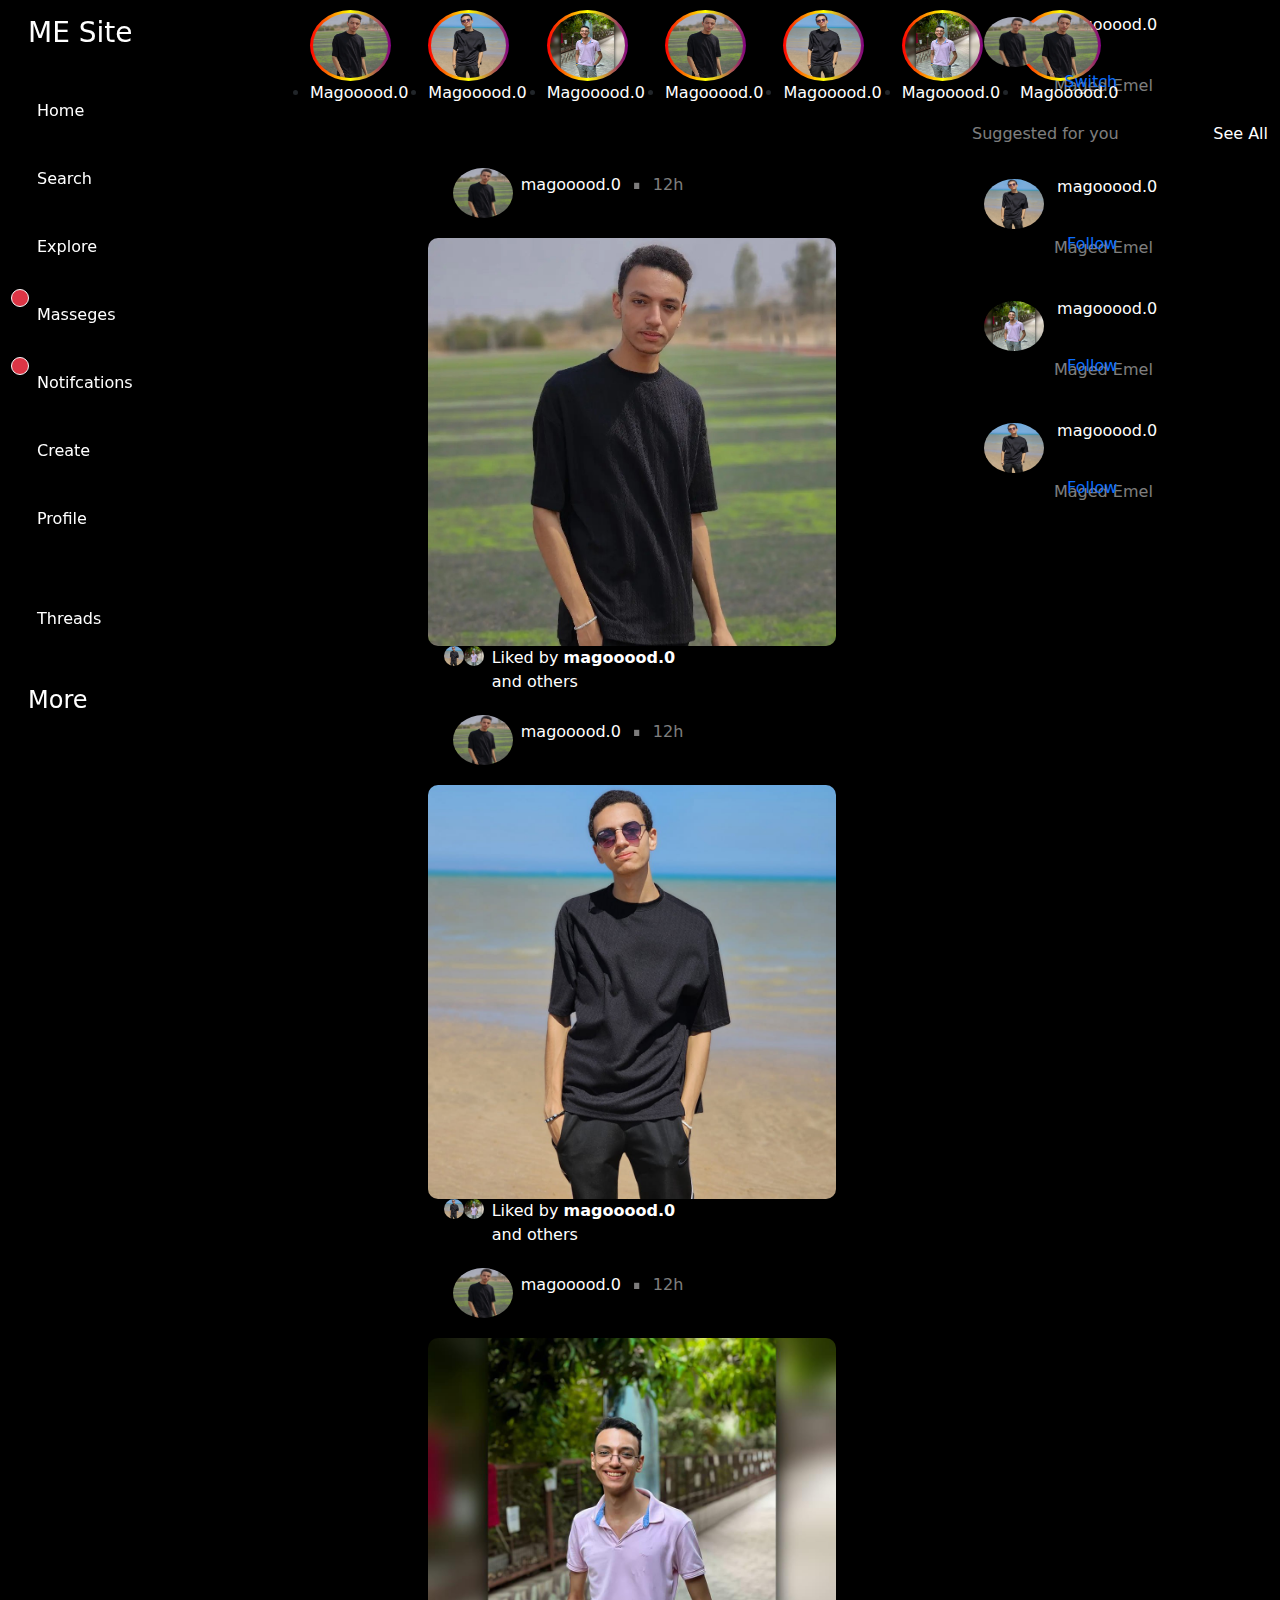
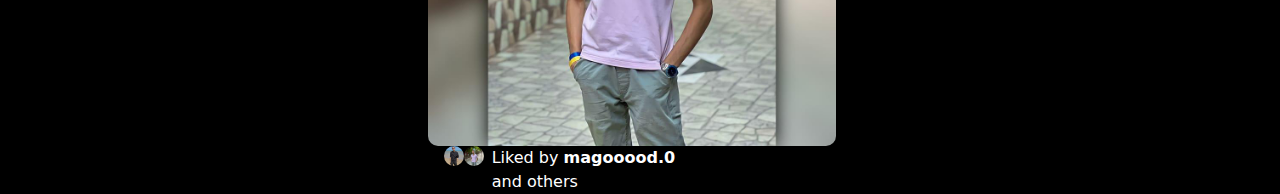
<file: index.html>
<!DOCTYPE html>
<html lang="en">
  <head>
    <meta charset="UTF-8" />
    <meta name="viewport" content="width=device-width, initial-scale=1.0" />
    <link rel="stylesheet" href="bootstrap.min.css" />
    <link
      rel="stylesheet"
      href="https://cdnjs.cloudflare.com/ajax/libs/font-awesome/6.7.1/css/all.min.css"
      integrity="sha512-5Hs3dF2AEPkpNAR7UiOHba+lRSJNeM2ECkwxUIxC1Q/FLycGTbNapWXB4tP889k5T5Ju8fs4b1P5z/iB4nMfSQ=="
      crossorigin="anonymous"
      referrerpolicy="no-referrer"
    />
    <link rel="stylesheet" href="style.css" />
    <link rel="icon" href="imges/icon.jpeg">
    <title>Instgram</title>
  </head>
  <body>
    <div class="container-fluid bg-black">
      <div class="row">
        <div class="col-2 position-fixed">
          <ul class="nav nav-tabs flex-column border-0">
            <li class="m-3">
              <h3 class="text-white">ME Site</h3>
            </li>
            <li class="nav-item m-2 m-2 mt-3 mb-3">
              <i class="fa-solid fa-house text-white fs-4"></i>
              <a
                class="nav-link text-white d-inline"
                aria-current="page"
                href="#"
                >Home</a
              >
            </li>
            <li class="nav-item m-2 mb-3 mt-3">
              <i class="fa-solid fa-magnifying-glass text-white fs-4"></i>
              <a class="nav-link text-white d-inline" href="#">Search</a>
            </li>
            <li class="nav-item m-2 mb-3 mt-3">
              <i class="fa-solid fa-video text-white fs-4"></i>
              <a class="nav-link text-white d-inline" href="#">Explore</a>
            </li>
            <li class="nav-item m-2 mb-3 mt-3">
              <i
                class="position-relative fa-brands fa-facebook-messenger m-0 fs-4 text-white"
              >
                <span
                  class="position-absolute top-0 start-100 translate-middle p-2 bg-danger border border-light rounded-circle"
                >
                  <span class="visually-hidden">New alerts</span>
                </span>
              </i>
              <a href="#" class="nav-link d-inline m-0 text-white">Masseges</a>
            </li>
            <li class="nav-item m-2 mb-3 mt-3">
              <i
                class="position-relative fa-regular fa-heart m-0 fs-4 text-white"
              >
                <span
                  class="position-absolute top-0 start-100 translate-middle p-2 bg-danger border border-light rounded-circle"
                >
                  <span class="visually-hidden">New alerts</span>
                </span>
              </i>
              <a href="#" class="nav-link d-inline m-0 text-white"
                >Notifcations</a
              >
            </li>
            <li class="nav-item m-2 mb-3 mt-3">
              <i class="fa-regular fa-square-plus text-white fs-4"></i>
              <a class="nav-link text-white d-inline" href="#">Create</a>
            </li>
            <li class="nav-item m-2 mb-3 mt-3">
              <i class="fa-regular fa-circle-user fs-4 text-white"></i>
              <a class="nav-link text-white d-inline" href="profile.html">Profile</a>
            </li>
            <li class="mb-5 mt-5 m-2 nav-item">
              <i
                class="fa-brands fa-threads text-white fs-4 position-relative"
              ></i>
              <a class="nav-link d-inline text-white">Threads</a>
            </li>
            <li class="nav-item">
                <div class="dropdown">
                    <i class="fa-solid fa-bars text-white fs-4 position-relative m-2"></i>
                    <a class="dropdown text-white fs-4" href="#" role="button" data-bs-toggle="dropdown" aria-expanded="false">
                      More
                    </a>
                  
                    <ul class="dropdown-menu bg-black">
                      <li><a class="dropdown-item text-white" href="#">Settings</a></li>
                      <li><a class="dropdown-item text-white" href="#">Your Activity</a></li>
                      <li><a class="dropdown-item text-white" href="#">Saved</a></li>
                      <li><a class="dropdown-item text-white" href="#">Switch Mode</a></li>
                      <li><a class="dropdown-item text-white" href="#">Report Problem</a></li>
                      <li><a class="dropdown-item mt-3 text-white" href="#">Switch Account</a></li>
                      <li><a class="dropdown-item mt-3 text-white" href="#">Log Out</a></li>
                    </ul>
                  </div>
            </li>
          </ul>
        </div>

        <div class="col-3 position-absolute top-0 po">
          <ul class="d-flex flex-row">
            <li>
              <div class="gradient-border">
                <div class="image-container">
                  <img src="imges/1.jpg" alt="" />
                </div>
              </div>
              <p class="text-white">Magooood.0</p>
            </li>
            <li>
              <div class="gradient-border">
                <div class="image-container">
                  <img src="imges/2.jpg" alt="" />
                </div>
              </div>
              <p class="text-white">Magooood.0</p>
            </li>
            <li>
              <div class="gradient-border">
                <div class="image-container">
                  <img src="imges/3.jpg" alt="" />
                </div>
              </div>
              <p class="text-white">Magooood.0</p>
            </li>
            <li>
              <div class="gradient-border">
                <div class="image-container">
                  <img src="imges/1.jpg" alt="" />
                </div>
              </div>
              <p class="text-white">Magooood.0</p>
            </li>
            <li>
              <div class="gradient-border">
                <div class="image-container">
                  <img src="imges/2.jpg" alt="" />
                </div>
              </div>
              <p class="text-white">Magooood.0</p>
            </li>
            <li>
              <div class="gradient-border">
                <div class="image-container">
                  <img src="imges/3.jpg" alt="" />
                </div>
              </div>
              <p class="text-white">Magooood.0</p>
            </li>
            <li>
              <div class="gradient-border">
                <div class="image-container">
                  <img src="imges/1.jpg" alt="" />
                </div>
              </div>
              <p class="text-white">Magooood.0</p>
            </li>
          </ul>
          <div class="container con">
            <div
              class="topbar d-flex align-items-center justify-content-center"
            >
              <img src="imges/1.jpg" alt="" class="imges m-2" />
              <p class="text-white">magooood.0</p>
              <p class="p m-2">.</p>
              <p class="text-white-50">12h</p>
            </div>
            <img src="imges/1.jpg" alt="" class="s" />
            <i class="fa-solid fa-heart fs-3 mt-2 m-3 heart" id="heart" onclick="changColor(this)"></i>
            <div class="d-flex m-3 mt-0 mb-0">
                <img src="imges/2.jpg" class="smallimg">
                <img src="imges/3.jpg" class="smallimg">
                <span class="text-white mt-0 mb-0 m-2">Liked by <b>magooood.0</b> and others</span>
            </div>
          </div>
          <div class="container con">
            <div
              class="topbar d-flex align-items-center justify-content-center"
            >
              <img src="imges/1.jpg" alt="" class="imges m-2" />
              <p class="text-white">magooood.0</p>
              <p class="p m-2">.</p>
              <p class="text-white-50">12h</p>
            </div>
            <img src="imges/2.jpg" alt="" class="s" />
            <i class="fa-solid fa-heart fs-3 mt-2 m-3 heart" id="heart" onclick="changColor(this)"></i>
            <div class="d-flex m-3 mt-0 mb-0">
                <img src="imges/2.jpg" class="smallimg">
                <img src="imges/3.jpg" class="smallimg">
                <span class="text-white mt-0 mb-0 m-2">Liked by <b>magooood.0</b> and others</span>
            </div>
          </div>
          <div class="container con">
            <div
              class="topbar d-flex align-items-center justify-content-center"
            >
              <img src="imges/1.jpg" alt="" class="imges m-2" />
              <p class="text-white">magooood.0</p>
              <p class="p m-2">.</p>
              <p class="text-white-50">12h</p>
            </div>
            <img src="imges/3.jpg" alt="" class="s" />
            <i class="fa-solid fa-heart fs-3 mt-2 m-3 heart" id="heart" onclick="changColor(this)"></i>
            <div class="d-flex m-3 mt-0 mb-0">
                <img src="imges/2.jpg" class="smallimg">
                <img src="imges/3.jpg" class="smallimg">
                <span class="text-white mt-0 mb-0 m-2">Liked by <b>magooood.0</b> and others</span>
            </div>
          </div>
        </div>

        <div class="col co">
            <div class="container">
                <img src="imges/1.jpg" alt="" class="imges im">
                <p class="text-white par">magooood.0</p>
                <span class="text-primary follow">Switch</span>
                <p class="text-white-50 par2 mb-4">Maged Emel</p>
            </div>
            <div class="d-flex justify-content-between">
                <p class="text-white-50">
                    Suggested for you
                </p>
                <p class="text-white">
                    See All
                </p>
            </div>
            <div class="container">
                <img src="imges/2.jpg" alt="" class="imges im">
                <p class="text-white par">magooood.0</p>
                <span class="text-primary follow">Follow</span>
                <p class="text-white-50 par2 mb-4">Maged Emel</p>
            </div>
            <div class="container">
                <img src="imges/3.jpg" alt="" class="imges im">
                <p class="text-white par">magooood.0</p>
                <span class="text-primary follow">Follow</span>
                <p class="text-white-50 par2 mb-4">Maged Emel</p>
            </div>
            <div class="container">
                <img src="imges/2.jpg" alt="" class="imges im">
                <p class="text-white par">magooood.0</p>
                <span class="text-primary follow">Follow</span>
                <p class="text-white-50 par2 mb-4">Maged Emel</p>
            </div>
        </div>
      </div>
    </div>
    <script src="bootstrap.bundle.js"></script>
    <script src="main.js"></script>
  </body>
</html>
</file>
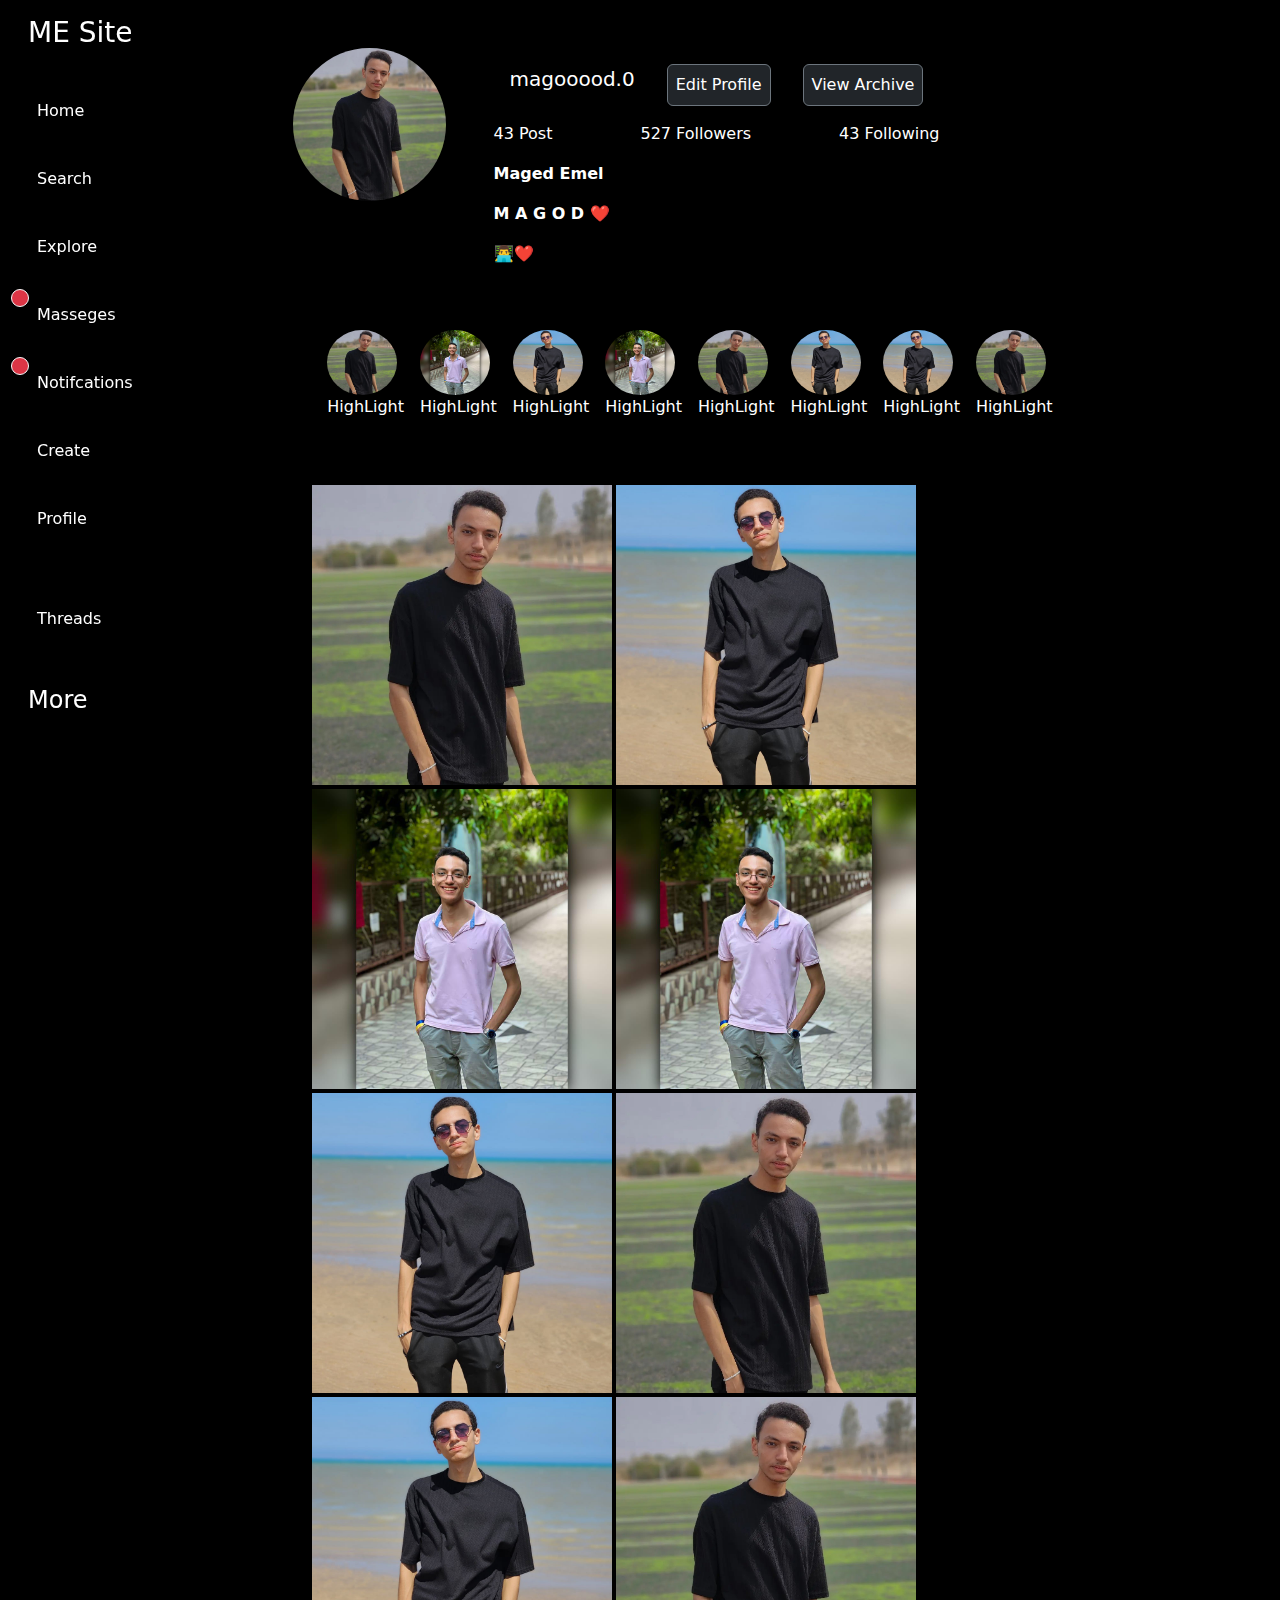
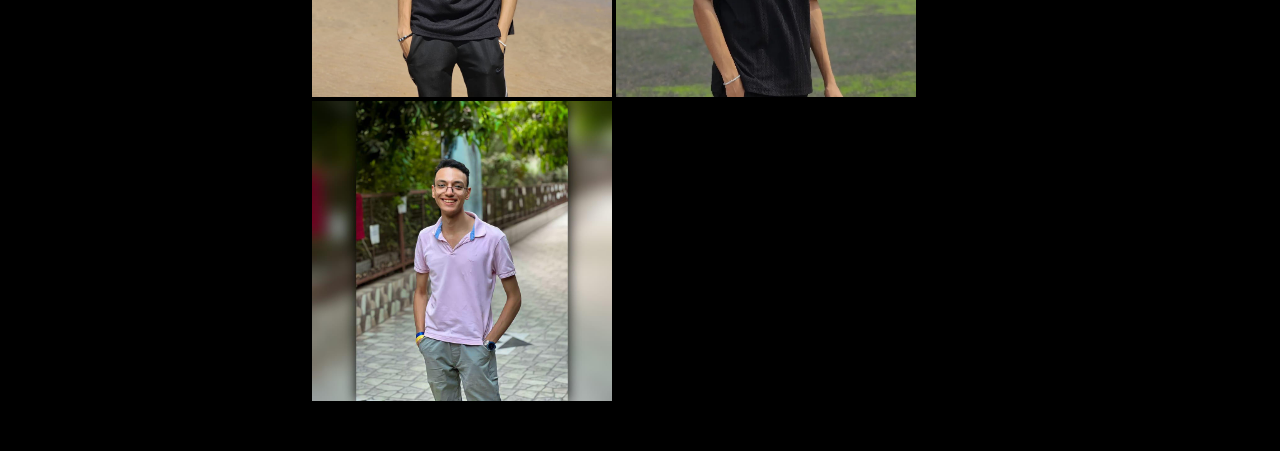
<file: profile.html>
<!DOCTYPE html>
<html lang="en">
  <head>
    <meta charset="UTF-8" />
    <meta name="viewport" content="width=device-width, initial-scale=1.0" />
    <link rel="stylesheet" href="bootstrap.min.css" />
    <link rel="stylesheet" href="style.css" />
    <link
      rel="stylesheet"
      href="https://cdnjs.cloudflare.com/ajax/libs/font-awesome/6.7.1/css/all.min.css"
      integrity="sha512-5Hs3dF2AEPkpNAR7UiOHba+lRSJNeM2ECkwxUIxC1Q/FLycGTbNapWXB4tP889k5T5Ju8fs4b1P5z/iB4nMfSQ=="
      crossorigin="anonymous"
      referrerpolicy="no-referrer"
    />
    <link rel="icon" href="imges/icon.jpeg" />
    <title>Instgram | Profile</title>
  </head>
  <body>
    <div class="container-fluid bg-black">
      <div class="row">
        <div class="col-2 position-fixed">
          <ul class="nav nav-tabs flex-column border-0">
            <li class="m-3">
              <h3 class="text-white">ME Site</h3>
            </li>
            <li class="nav-item m-2 m-2 mt-3 mb-3">
              <i class="fa-solid fa-house text-white fs-4"></i>
              <a
                class="nav-link text-white d-inline"
                aria-current="page"
                href="index.html"
                >Home</a
              >
            </li>
            <li class="nav-item m-2 mb-3 mt-3">
              <i class="fa-solid fa-magnifying-glass text-white fs-4"></i>
              <a class="nav-link text-white d-inline" href="#">Search</a>
            </li>
            <li class="nav-item m-2 mb-3 mt-3">
              <i class="fa-solid fa-video text-white fs-4"></i>
              <a class="nav-link text-white d-inline" href="#">Explore</a>
            </li>
            <li class="nav-item m-2 mb-3 mt-3">
              <i
                class="position-relative fa-brands fa-facebook-messenger m-0 fs-4 text-white"
              >
                <span
                  class="position-absolute top-0 start-100 translate-middle p-2 bg-danger border border-light rounded-circle"
                >
                  <span class="visually-hidden">New alerts</span>
                </span>
              </i>
              <a href="#" class="nav-link d-inline m-0 text-white">Masseges</a>
            </li>
            <li class="nav-item m-2 mb-3 mt-3">
              <i
                class="position-relative fa-regular fa-heart m-0 fs-4 text-white"
              >
                <span
                  class="position-absolute top-0 start-100 translate-middle p-2 bg-danger border border-light rounded-circle"
                >
                  <span class="visually-hidden">New alerts</span>
                </span>
              </i>
              <a href="#" class="nav-link d-inline m-0 text-white"
                >Notifcations</a
              >
            </li>
            <li class="nav-item m-2 mb-3 mt-3">
              <i class="fa-regular fa-square-plus text-white fs-4"></i>
              <a class="nav-link text-white d-inline" href="#">Create</a>
            </li>
            <li class="nav-item m-2 mb-3 mt-3">
              <i class="fa-regular fa-circle-user fs-4 text-white"></i>
              <a class="nav-link text-white d-inline" href="profile.html"
                >Profile</a
              >
            </li>
            <li class="mb-5 mt-5 m-2 nav-item">
              <i
                class="fa-brands fa-threads text-white fs-4 position-relative"
              ></i>
              <a class="nav-link d-inline text-white">Threads</a>
            </li>
            <li class="nav-item">
              <div class="dropdown">
                <i
                  class="fa-solid fa-bars text-white fs-4 position-relative m-2"
                ></i>
                <a
                  class="dropdown text-white fs-4"
                  href="#"
                  role="button"
                  data-bs-toggle="dropdown"
                  aria-expanded="false"
                >
                  More
                </a>

                <ul class="dropdown-menu bg-black">
                  <li>
                    <a class="dropdown-item text-white" href="#">Settings</a>
                  </li>
                  <li>
                    <a class="dropdown-item text-white" href="#"
                      >Your Activity</a
                    >
                  </li>
                  <li>
                    <a class="dropdown-item text-white" href="#">Saved</a>
                  </li>
                  <li>
                    <a class="dropdown-item text-white" href="#">Switch Mode</a>
                  </li>
                  <li>
                    <a class="dropdown-item text-white" href="#"
                      >Report Problem</a
                    >
                  </li>
                  <li>
                    <a class="dropdown-item mt-3 text-white" href="#"
                      >Switch Account</a
                    >
                  </li>
                  <li>
                    <a class="dropdown-item mt-3 text-white" href="#"
                      >Log Out</a
                    >
                  </li>
                </ul>
              </div>
            </li>
          </ul>
        </div>

        <div class="col-5 w-100">
          <div class="container">
            <div class="d-flex justify-content-center m-5">
              <img src="imges/1.jpg" alt="" class="img" />
              <div class="contentProfile mt-0 mb-0 m-5">
                <div class="name d-flex justify-content-between">
                  <p class="text-white m-3 fs-5">magooood.0</p>
                  <button
                    type="button"
                    class="btn btn-secondary m-3 p-2 bg-dark"
                  >
                    Edit Profile
                  </button>
                  <button
                    type="button"
                    class="btn btn-secondary m-3 p-2 bg-dark"
                  >
                    View Archive
                  </button>
                </div>
                <div class="d-flex justify-content-between">
                  <p class="text-white">43 Post</p>
                  <p class="text-white">527 Followers</p>
                  <p class="text-white">43 Following</p>
                </div>
                <div class="bio">
                  <p class="text-white text"><b>Maged Emel</b></p>
                  <p><b class="text-white">M A G O D </b>❤️</p>
                  <p>👨‍💻❤️</p>
                </div>
              </div>
            </div>

            <div class="highlight d-flex justify-content-between">
              <div class="img1">
                <img src="imges/1.jpg" alt="" class="highimg" />
                <p class="text-white">HighLight</p>
              </div>
              <div class="img1">
                <img src="imges/3.jpg" alt="" class="highimg" />
                <p class="text-white">HighLight</p>
              </div>
              <div class="img1">
                <img src="imges/2.jpg" alt="" class="highimg" />
                <p class="text-white">HighLight</p>
              </div>
              <div class="img1">
                <img src="imges/3.jpg" alt="" class="highimg" />
                <p class="text-white">HighLight</p>
              </div>
              <div class="img1">
                <img src="imges/1.jpg" alt="" class="highimg" />
                <p class="text-white">HighLight</p>
              </div>
              <div class="img1">
                <img src="imges/2.jpg" alt="" class="highimg" />
                <p class="text-white">HighLight</p>
              </div>
              <div class="img1">
                <img src="imges/2.jpg" alt="" class="highimg" />
                <p class="text-white">HighLight</p>
              </div>
              <div class="img1">
                <img src="imges/1.jpg" alt="" class="highimg" />
                <p class="text-white">HighLight</p>
              </div>
            </div>

            <div class="Postes m-5 w-75">
              <div class="image-con">
                <img src="imges/1.jpg" alt="Image with Overlay" />
                <div class="overlay">
                  <div class="icons">
                    <div class="icon"><i class="fas fa-heart"></i> 0</div>
                    <div class="icon"><i class="fas fa-comments"></i> 0</div>
                  </div>
                </div>
              </div>
              <div class="image-con">
                <img src="imges/2.jpg" alt="Image with Overlay" />
                <div class="overlay">
                  <div class="icons">
                    <div class="icon"><i class="fas fa-heart"></i> 0</div>
                    <div class="icon"><i class="fas fa-comments"></i> 0</div>
                  </div>
                </div>
              </div>
              <div class="image-con">
                <img src="imges/3.jpg" alt="Image with Overlay" />
                <div class="overlay">
                  <div class="icons">
                    <div class="icon"><i class="fas fa-heart"></i> 0</div>
                    <div class="icon"><i class="fas fa-comments"></i> 0</div>
                  </div>
                </div>
              </div>
              <div class="image-con">
                <img src="imges/3.jpg" alt="Image with Overlay" />
                <div class="overlay">
                  <div class="icons">
                    <div class="icon"><i class="fas fa-heart"></i> 0</div>
                    <div class="icon"><i class="fas fa-comments"></i> 0</div>
                  </div>
                </div>
              </div>
              <div class="image-con">
                <img src="imges/2.jpg" alt="Image with Overlay" />
                <div class="overlay">
                  <div class="icons">
                    <div class="icon"><i class="fas fa-heart"></i> 0</div>
                    <div class="icon"><i class="fas fa-comments"></i> 0</div>
                  </div>
                </div>
              </div>
              <div class="image-con">
                <img src="imges/1.jpg" alt="Image with Overlay" />
                <div class="overlay">
                  <div class="icons">
                    <div class="icon"><i class="fas fa-heart"></i> 0</div>
                    <div class="icon"><i class="fas fa-comments"></i> 0</div>
                  </div>
                </div>
              </div>
              <div class="image-con">
                <img src="imges/2.jpg" alt="Image with Overlay" />
                <div class="overlay">
                  <div class="icons">
                    <div class="icon"><i class="fas fa-heart"></i> 0</div>
                    <div class="icon"><i class="fas fa-comments"></i> 0</div>
                  </div>
                </div>
              </div>
              <div class="image-con">
                <img src="imges/1.jpg" alt="Image with Overlay" />
                <div class="overlay">
                  <div class="icons">
                    <div class="icon"><i class="fas fa-heart"></i> 0</div>
                    <div class="icon"><i class="fas fa-comments"></i> 0</div>
                  </div>
                </div>
              </div>
              <div class="image-con">
                <img src="imges/3.jpg" alt="Image with Overlay" />
                <div class="overlay">
                  <div class="icons">
                    <div class="icon"><i class="fas fa-heart"></i> 0</div>
                    <div class="icon"><i class="fas fa-comments"></i> 0</div>
                  </div>
                </div>
              </div>
            </div>
          </div>
        </div>
      </div>
    </div>
    <script src="bootstrap.bundle.js"></script>
  </body>
</html>
</file>
<file: style.css>
body {
  background-color: black;
}
.po {
  left: 20%;
}
.flex-row li {
  margin: 10px;
  text-align: center;
}
.gradient-border {
  width: fit-content;
  padding: 3px;
  background: linear-gradient(to right, red, yellow, purple);
  border-radius: 50%;
  transition: 0.3s;
}
.image-container {
  background-color: white;
  border-radius: 50%;
  overflow: hidden;
  width: 75px;
  height: 65px;
}
.image-container img {
  display: block;
  width: 100%;
  height: 100%;
  transition: 0.3s;
}
.image-container img:hover,
.gradient-border:hover {
  cursor: pointer;
  scale: 1.1;
}
.card {
  left: 100%;
}
.imges {
  width: 60px;
  height: 50px;
  border-radius: 50%;
}
.p {
  font-size: 50px;
  position: relative;
  bottom: 20px;
  color: #7d7c7c;
}
.con {
  display: block;
  margin: 0 auto;
  position: relative;
  left: 50%;
}
.s {
  width: 150%;
  height: 100%;
  border-radius: 10px;
}
.con2 {
  left: 60%;
}
.par {
  display: inline;
  margin-left: 8px;
  margin-bottom: 0px;
}
.par2 {
  margin-left: 70px;
  margin-top: 0px;
}
.im {
  position: relative;
  top: 17px;
}
.co {
  margin-left: 75%;
}
.follow {
  display: inline-block;
  width: 49%;
  position: relative;
  top: 20px;
  text-align: end;
}
.follow:hover {
  cursor: pointer;
}
.dropdown {
  text-decoration: none;
}
.dropdown-item:hover {
  background-color: #7d7c7c;
}
.smallimg {
  width: 20px;
  height: 20px;
  border-radius: 50%;
}
.heart {
  cursor: pointer;
  color: white;
}
.heart.active {
  color: red;
}

/* start profile page */

.img {
  border-radius: 50%;
  width: 15%;
  height: 10%;
}
.highimg {
  width: 70px;
  height: 65px;
  border-radius: 50%;
}
.highlight {
  margin: 10px auto;
  width: 65%;
  position: relative;
  left: 50px;
}
.Postes {
  position: relative;
  left: 180px;
  display: flex;
  flex-wrap: wrap;
}
.image-con {
  position: relative;
  width: 300px;
  height: 300px;
  margin: 2px;
}
.image-con img {
  width: 100%;
  height: 100%;
  transition: opacity 0.5s;
}
.overlay {
  position: absolute;
  top: 0;
  left: 0;
  width: 100%;
  height: 100%;
  background-color: rgba(128, 128, 128, 0.8);
  display: flex;
  justify-content: center;
  align-items: center;
  opacity: 0;
  transition: opacity 0.5s;
}
.image-con:hover img {
  opacity: 0.9;
}
.image-con:hover .overlay {
  opacity: 1;
}
.icons {
  display: flex;
  gap: 20px;
}
.icon {
  display: flex;
  align-items: center;
  font-size: 24px;
  color: white;
}
</file>
